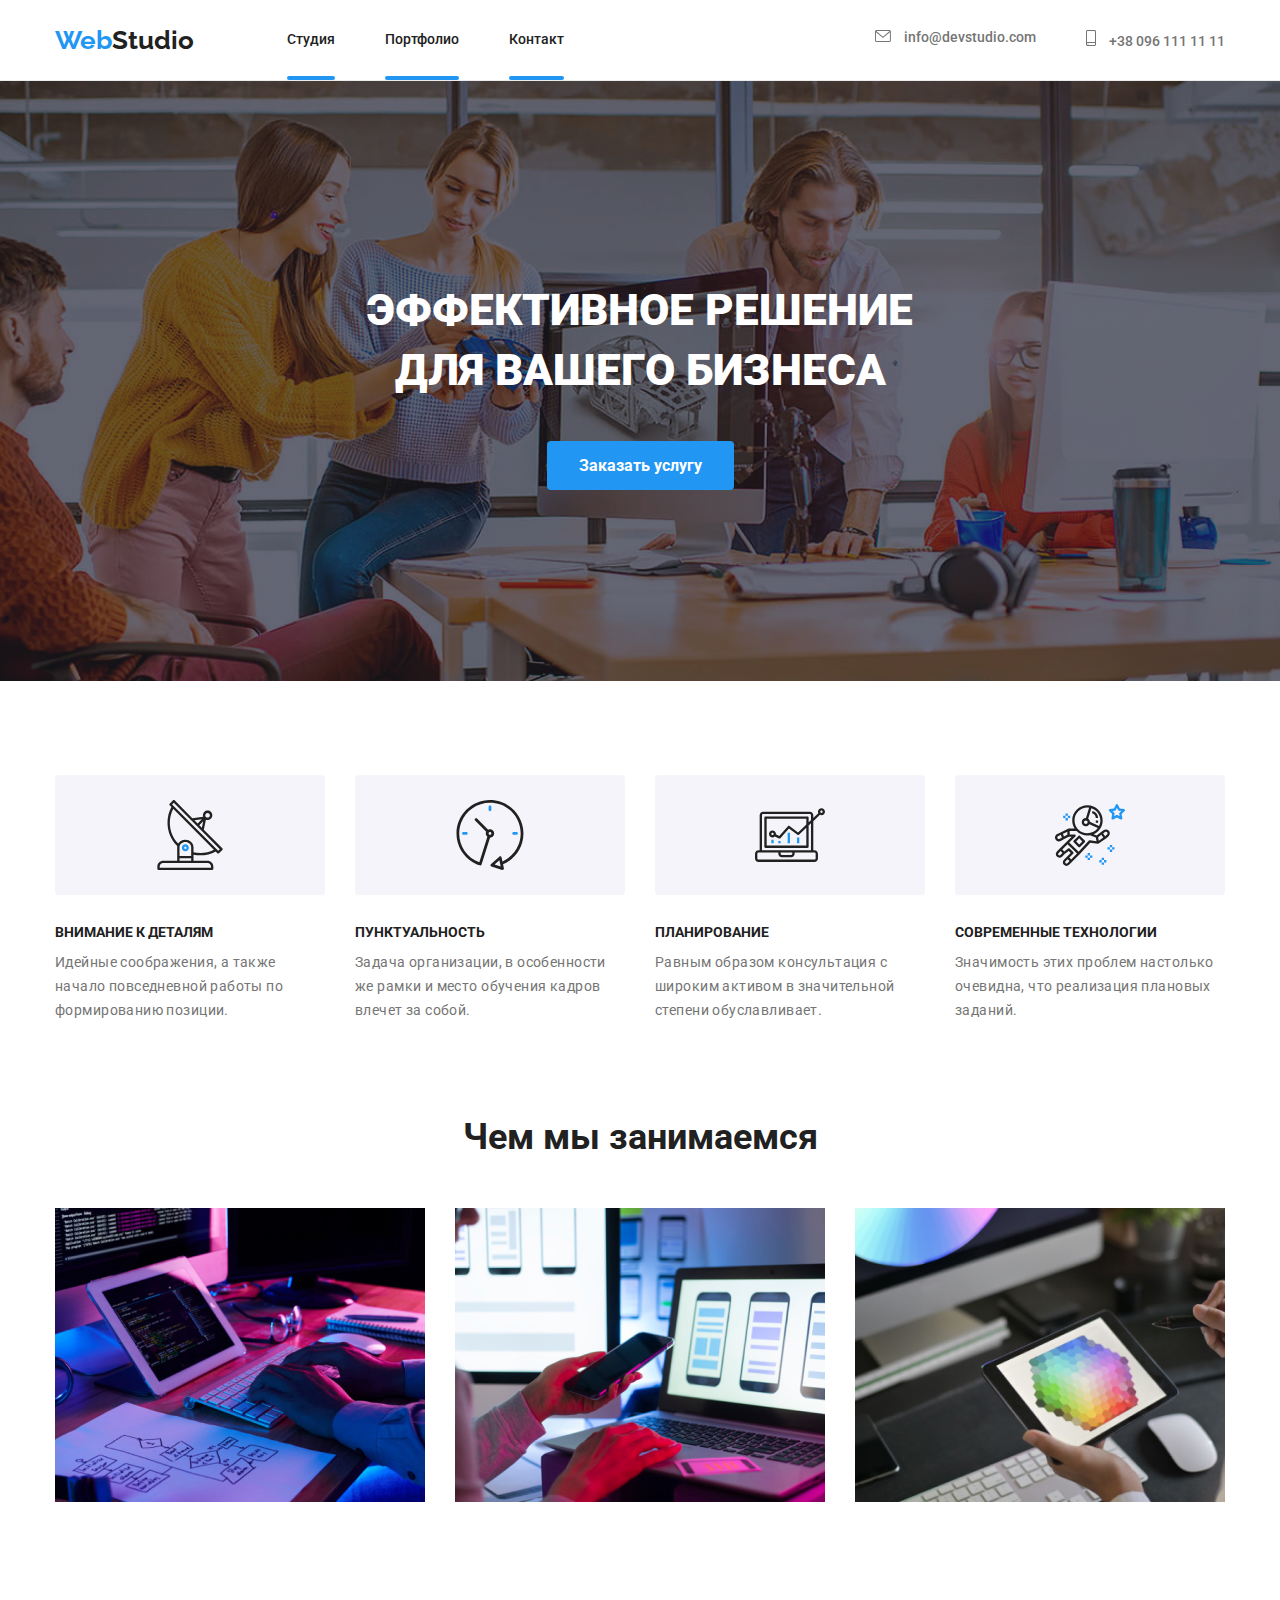
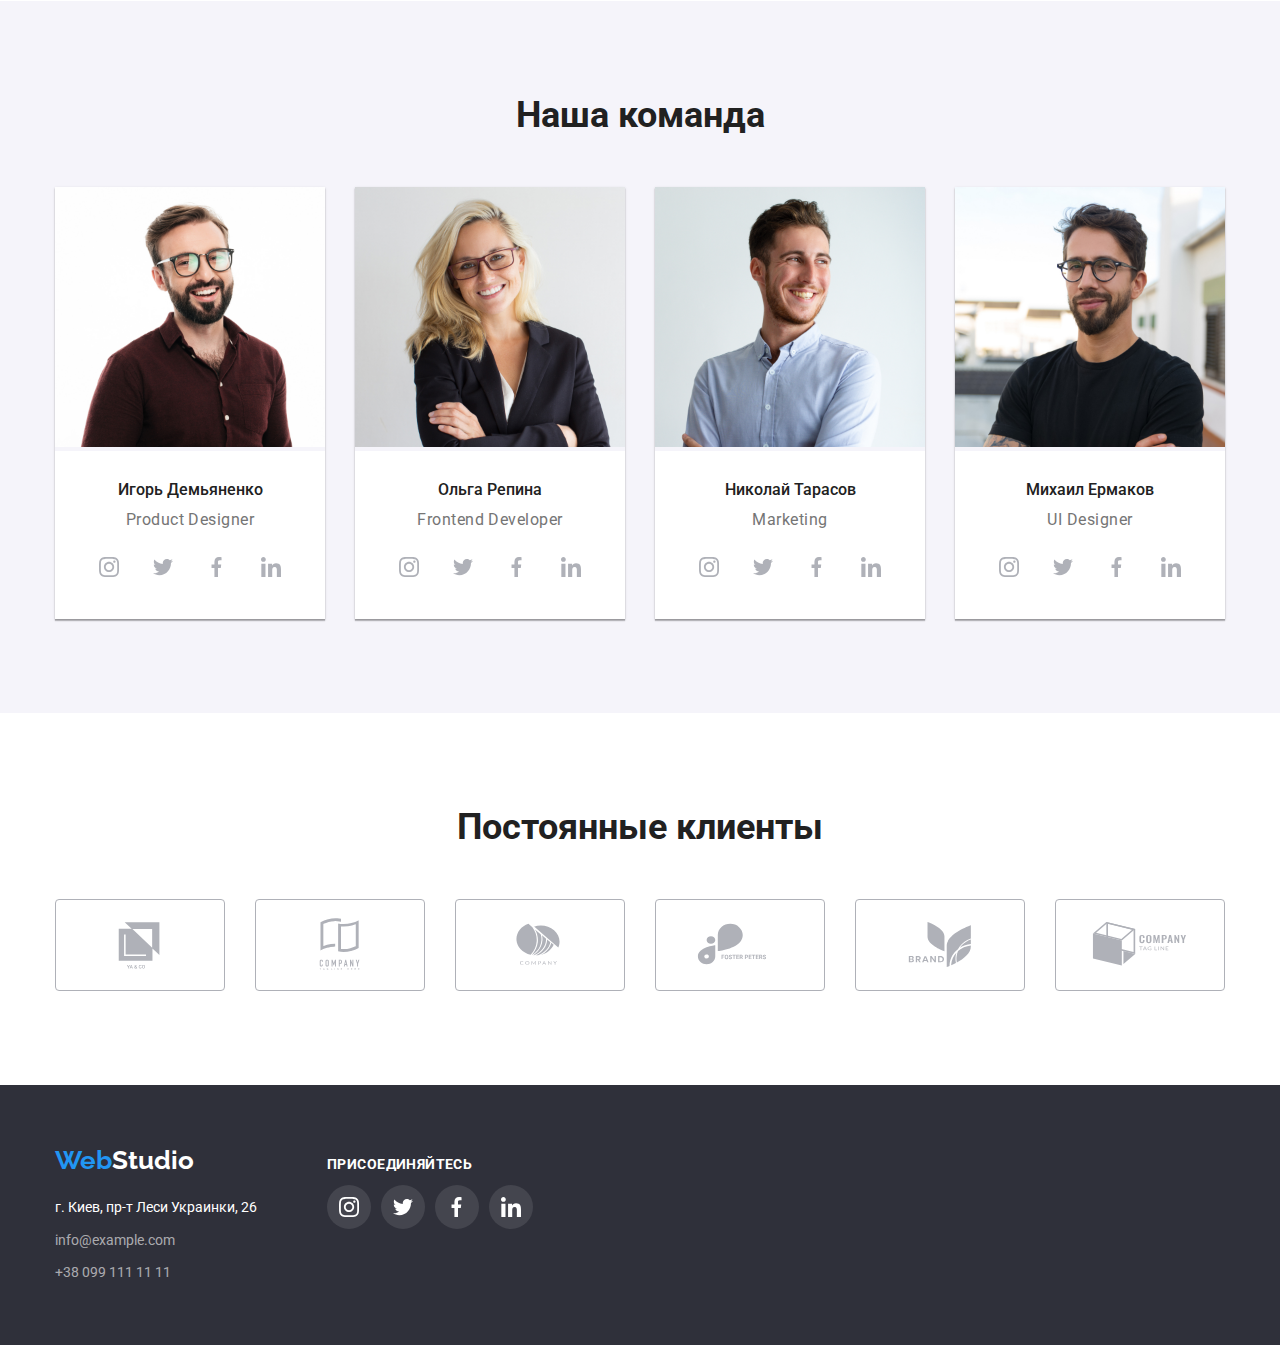
<file: index.html>
<!DOCTYPE html>
<html lang="ru">

<head>
    <meta charset="UTF-8">
    <meta http-equiv="X-UA-Compatible" content="IE=edge">
    <meta name="viewport" content="width=device-width, initial-scale=1.0">
    <title>Document</title>
  
    <link rel="preconnect" href="https://fonts.googleapis.com">
    <link rel="preconnect" href="https://fonts.gstatic.com" crossorigin>
    <link
        href="https://fonts.googleapis.com/css2?family=Montserrat:wght@400;700&family=Raleway:wght@700&family=Roboto:wght@400;500;700;900&display=swap"
        rel="stylesheet">
        <link rel="stylesheet" href="./modern-normalize.css">
        <link rel="stylesheet" href="./css/style.css">
</head>

<body>
    <!--Шапка  -->
    <header>
            <div class="header container">
            <!-- <div class="main-nav"> -->
                <nav class="nav">
                    <!-- логотип -->
                    <a href="#" class="logo">
                        <span class="primery-logo">Web</span>Studio
                    </a>
                    <!-- список навигации -->
                    <ul class="nav-link">
                        <li class="nav-item"><a class="nav-network" href="./index.html">Студия</a></li>
                        <li class="nav-item"><a class="nav-network" href="./portfolio.html">Портфолио</a></li>
                        <li class="nav-item"><a class="nav-network" href="">Контакт</a></li>
                </nav>
                <div class="auth-nav">
                    <a class="header-kontacts" href="info@devstudio.com">
                        <svg width="16" height="12" class="header-kontacts-svg">
                        <use href="images/icons.svg#icon-leter"></use>
                    </svg>
                        info@devstudio.com</a>
                    <a class="header-kontacts" href="+38-096-111-11-11">
                        <svg width="10" height="16" class="header-kontacts-svg">
                        <use href="images/icons.svg#icon-smartphone"></use>
                    </svg>
                        +38 096 111 11 11</a>
                </div>
            </div>
      
        
    </header>
<!-- главный заголовок Эффективные решения для вашего бизнеса-->
    <main>
        
    <section class="hero">
        <div class="container primery-section">
                <h1 class="main-heading">ЭФФЕКТИВНОЕ РЕШЕНИЕ<br> ДЛЯ ВАШЕГО БИЗНЕСА</h1>
                <button class="button-order-servise" type="button">Заказать услугу</button>
        </div> 
    </section>
        
    
    <!-- особенности -->
    <section class="section">
        <div class="container">
            <h2 class="list-heading">Особенности</h2>
            <ul class="list-link">
                <li class="list-item">
                    <div class="peculiarities">
                        <div class="peculiarities-svg">
                            <svg width="70" height="70" >
                                <use href="images/icons.svg#icon-antenna"></use>
                            </svg>
                        </div>
                        
                        <h3 class="list-peculiarities">Внимание к деталям</h3>
                        <p class="list-peculiarities-text">Идейные соображения, а также начало повседневной работы по формированию
                            позиции.</p>
                    </div>
                   
                </li>
                <li class="list-item">
                    <div class="peculiarities">
                        <div class="peculiarities-svg">
                            <svg width="70" height="70" >
                                <use href="images/icons.svg#icon-clock"></use>
                            </svg>
                        </div>
                        
                        <h3 class="list-peculiarities">Пунктуальность</h3>
                        <p class="list-peculiarities-text">Задача организации, в особенности же рамки и место обучения кадров влечет
                            за собой.</p>
                    </div>
                    
                </li>
                <li class="list-item">
                    <div class="peculiarities">
                        <div  class="peculiarities-svg">
                            <svg width="70" height="70">
                                <use href="images/icons.svg#icon-diagram"></use>
                            </svg>
                        </div>
                        
                        <h3 class="list-peculiarities">Планирование</h3>
                        <p class="list-peculiarities-text">Равным образом консультация с широким активом в значительной степени
                            обуславливает.</p>
                    </div>
                    
                </li>
                <li class="list-item">
                    <div class="peculiarities">
                        <div  class="peculiarities-svg">
                            <svg width="70" height="70">
                                <use class="peculiarities" href="images/icons.svg#icon-astronaut"></use>
                            </svg>
                        </div>
                        
                        <h3 class="list-peculiarities">Современные технологии</h3>
                        <p class="list-peculiarities-text">Значимость этих проблем настолько очевидна, что реализация плановых
                            заданий.</p>
                    </div>
                    
                </li>
            </ul>
        </div>
       
    </section>
    <!-- чем мы занимаемся -->
    <section class="section top">
        <div class="container">
            <h2 class="second-heading">Чем мы занимаемся</h2>
        <ul class="second-list">
            <li class="second-item"><img src="images/img.jpg" alt="компьютер" width="370"> </li>
            <li class="second-item"><img src="images/img.(1).jpg" alt="телефон" width="370"> </li>
            <li class="second-item"><img src="images/img.(2).jpg" alt="планшет" width="370"> </li>
        </ul>
    </div>
       
    
    </section >
    <!-- наша команда -->
  
    <section class="our-comand">
        <div class=" container">
            <h2 class="second-heading">Наша команда</h2>
            <ul class="comand">
                <li class="comand-name"> <img src="images/igor.jpg" alt="Игорь-Демьяненко" width="270">
                   <div class="comand-name-box">
                    <h3>Игорь Демьяненко</h3>
                    <p class="comand-position">Product Designer</p>
                    <ul class="social-link">
                        <li class="social-item"> <a class="social-network" href="#">
                                <svg width="20" height="20" class="">
                                    <use class="" href="images/icons.svg#icon-instagram"></use>
                                </svg>
                            </a>
                    
                        </li>
                        <li class="social-item"> <a class="social-network" href="#">
                                <svg width="20" height="20" class="">
                                    <use class="" href="images/icons.svg#icon-twitter"></use>
                                </svg>
                            </a>
                    
                        </li>
                        <li class="social-item"> <a class="social-network" href="#">
                                <svg width="20" height="20" class="">
                                    <use class="" href="images/icons.svg#icon-facebook"></use>
                                </svg>
                            </a>
                    
                        </li>
                        <li class="social-item"> <a class="social-network" href="#">
                                <svg width="20" height="20" class="">
                                    <use class="" href="images/icons.svg#icon-linkedin"></use>
                                </svg>
                            </a>
                    
                        </li>
                    </ul>
                   </div> 
                </li>
                <li class="comand-name"> <img src="images/olga.jpg" alt="Ольга-Репина" width="270">
                   <div class="comand-name-box">
                    <h3>Ольга Репина</h3>
                    <p class="comand-position">Frontend Developer</p>
                    <ul class="social-link">
                        <li class="social-item"> 
                            <a class="social-network" href="#">
                                <svg width="20" height="20" class="">
                                    <use class="" href="images/icons.svg#icon-instagram"></use>
                                </svg>
                            </a>
                    
                        </li>
                        <li class="social-item"> 
                            <a class="social-network" href="#">
                                <svg width="20" height="20" class="">
                                    <use class="" href="images/icons.svg#icon-twitter"></use>
                                </svg>
                            </a>
                    
                        </li>
                        <li class="social-item"> 
                            <a class="social-network" href="#">
                                <svg width="20" height="20" class="">
                                    <use class="" href="images/icons.svg#icon-facebook"></use>
                                </svg>
                            </a>
                    
                        </li>
                        <li class="social-item"> 
                            <a class="social-network" href="#">
                                <svg width="20" height="20" class="">
                                    <use class="" href="images/icons.svg#icon-linkedin"></use>
                                </svg>
                            </a>
                    
                        </li>
                    </ul>
                   </div> 
                </li>
                <li class="comand-name"> <img src="images/nikolai.jpg" alt="Николай-Тарасов" width="270">
                   <div class="comand-name-box">
                    <h3>Николай Тарасов</h3>
                    <p class="comand-position">Marketing</p>
                <ul class="social-link">
                    <li class="social-item"> 
                        <a class="social-network" href="#">
                            <svg width="20" height="20" class="">
                                <use class="" href="images/icons.svg#icon-instagram"></use>
                            </svg>
                        </a>
                
                    </li>
                    <li class="social-item"> 
                        <a class="social-network" href="#">
                            <svg width="20" height="20" class="">
                                <use class="" href="images/icons.svg#icon-twitter"></use>
                            </svg>
                        </a>
                
                    </li>
                    <li class="social-item"> 
                        <a class="social-network" href="#">
                            <svg width="20" height="20" class="">
                                <use class="" href="images/icons.svg#icon-facebook"></use>
                            </svg>
                        </a>
                
                    </li>
                    <li class="social-item"> 
                        <a class="social-network" href="#">
                            <svg width="20" height="20" class="">
                                <use class="" href="images/icons.svg#icon-linkedin"></use>
                            </svg>
                        </a>
                
                    </li>
                </ul>
                   </div> 
                </li>
                <li class="comand-name"> <img src="images/mihail.jpg" alt="Михаил-Ермаков" width="270">
                   <div class="comand-name-box">
                    <h3>Михаил Ермаков</h3>
                    <p class="comand-position">UI Designer</p>
                    <ul class="social-link">
                        <li class="social-item"> 
                            <a class="social-network" href="#">
                            <svg width="20
                            " height="20
                            " class="">
                                <use class="" href="images/icons.svg#icon-instagram"></use>
                            </svg>
                        </a>
                             
                        </li>
                        <li class="social-item"> 
                            <a class="social-network" href="#">
                            <svg width="20
                            " height="20
                            " class="">
                                <use class="" href="images/icons.svg#icon-twitter"></use>
                            </svg>
                        </a>
                             
                        </li>
                        <li class="social-item"> 
                            <a class="social-network" href="#">
                            <svg width="20
                            " height="20
                            " class="">
                                <use class="" href="images/icons.svg#icon-facebook"></use>
                            </svg>
                        </a>
                             
                        </li>
                        <li class="social-item"> 
                            <a class="social-network" href="#">
                            <svg width="20
                            " height="20
                            " class="">
                                <use class="" href="images/icons.svg#icon-linkedin"></use>
                            </svg>
                        </a>
                             
                        </li>
                    </ul>
                   </div> 
                </li>
            </ul>
        </div>
       
    </section>
<!-- Постоянные клиенты -->
     <section class="section">
        <h2 class="second-heading">Постоянные клиенты</h2>
        <ul class="client-list ">
            <li class="client-item">
                <a class="client-network" href="#">
                     <svg width="106" height="60">
                            <use href="images/icons.svg#icon-yaco"></use>
                        </svg>
                </a>
            </li>
            <li class="client-item">
                <a class="client-network" href="#">
                     <svg width="106" height="60">
                            <use href="images/icons.svg#icon-tag-line-here"></use>
                        </svg>
                </a>
            </li>
            <li class="client-item">
                <a class="client-network" href="#">
                     <svg width="106" height="60">
                            <use href="images/icons.svg#icon-company"></use>
                        </svg>
                </a>
            </li>
            <li class="client-item">
                <a class="client-network" href="#">
                     <svg width="106" height="60">
                            <use href="images/icons.svg#icon-foster-peters"></use>
                        </svg>
                </a>
            </li>
            <li class="client-item">
                <a class="client-network" href="#">
                     <svg width="106" height="60">
                            <use href="images/icons.svg#icon-brand"></use>
                        </svg>
                </a>
            </li>
            <li class="client-item">
                <a class="client-network" href="#">
                     <svg width="106" height="60">
                            <use href="images/icons.svg#icon-tag-line"></use>
                        </svg>
                </a>
            </li>
        </ul>
    </section>
</main>


    
<!-- подвал -->
    <footer class="footer">
        
        <div class="footer-box container">
            <div class="footer-addres">
                <a href="#">
                    <span class="logo-blue">Web</span><span class="logo-white">Studio </span>
                </a>
                <address class="addres">г. Киев, пр-т Леси Украинки, 26</address>
                <a class="footer-kontakts" href="info@example.com"> info@example.com</a>
                <a class="footer-kontakts" href="+38-099-111-11-11"> +38 099 111 11 11</a>
            </div>
            
            
            <div class="join">
                <h2 class="join-heading">присоединяйтесь</h2>
                <ul class="join-social-link">
                    <li class="join-social-item">
                        <a class="join-social-network" href="#">
                            <svg width="20" height="20" class="">
                                <use class="" href="images/icons.svg#icon-instagram"></use>
                            </svg>
                        </a>
            
                    </li>
                    <li class="join-social-item">
                        <a class="join-social-network" href="#">
                            <svg width="20" height="20" class="">
                                <use class="" href="images/icons.svg#icon-twitter"></use>
                            </svg>
                        </a>
            
                    </li>
                    <li class="join-social-item">
                        <a class="join-social-network" href="#">
                            <svg width="20" height="20" class="">
                                <use class="" href="images/icons.svg#icon-facebook"></use>
                            </svg>
                        </a>
            
                    </li>
                    <li class="join-social-item">
                        <a class="join-social-network" href="#">
                            <svg width="20" height="20" class="">
                                <use class="" href="images/icons.svg#icon-linkedin"></use>
                            </svg>
                        </a>
            
                    </li>
                </ul>
            </div>
        </div>
        
       
    </footer>
</body>

</html>
</file>
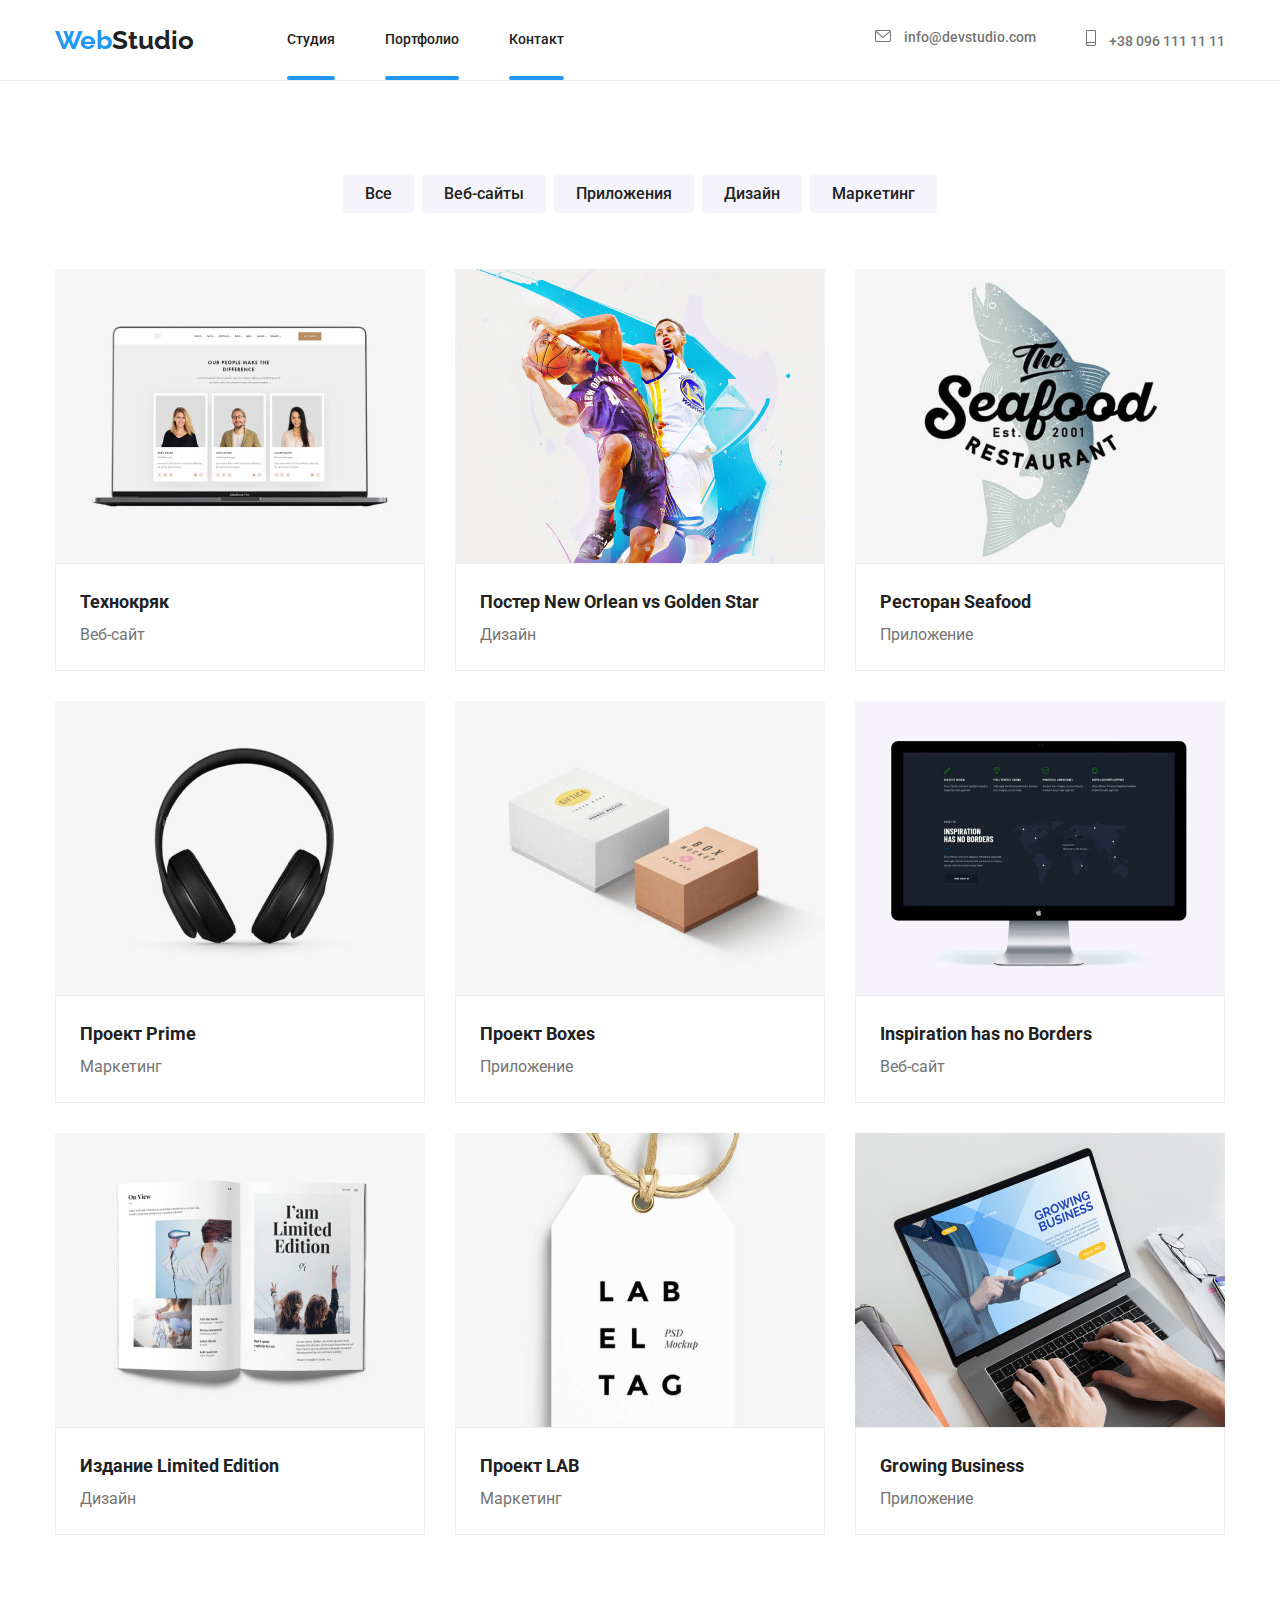
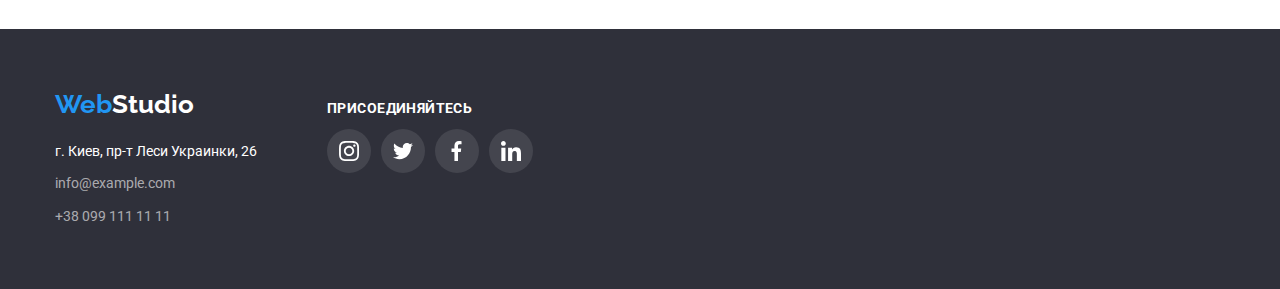
<file: portfolio.html>
<!DOCTYPE html>
<html lang="ru">
<head>
    <meta charset="UTF-8">
    <meta http-equiv="X-UA-Compatible" content="IE=edge">
    <meta name="viewport" content="width=device-width, initial-scale=1.0">
    <title>portfolio</title>
    
    <link rel="preconnect" href="https://fonts.googleapis.com">
    <link rel="preconnect" href="https://fonts.gstatic.com" crossorigin>
    <link href="https://fonts.googleapis.com/css2?family=Montserrat:wght@400;700&family=Raleway:wght@700&family=Roboto:wght@400;500;700;900&display=swap"rel="stylesheet">
    <link rel="stylesheet" href="./modern-normalize.css">
    <link rel="stylesheet" href="./css/style.css">
</head>
<body>
    
      <!--Шапка  -->
    <header>
        <div class="header container">
            <!-- <div class="main-nav"> -->
            <nav class="nav">
                <!-- логотип -->
                <a href="#" class="logo">
                    <span class="primery-logo">Web</span>Studio
                </a>
                <!-- список навигации -->
                <ul class="nav-link">
                    
                    <li class="nav-item"><a class="nav-network" href="./index.html">Студия</a></li>
                    <li class="nav-item"><a class="nav-network" href="./portfolio.html">Портфолио</a></li>
                    <li class="nav-item"><a class="nav-network" href="">Контакт</a></li>
            </nav>
            <div class="auth-nav">
                <a class="header-kontacts" href="info@devstudio.com">
                    <svg width="16" height="12" class="header-kontacts-svg">
                        <use href="images/icons.svg#icon-leter"></use>
                    </svg>
                    info@devstudio.com</a>
                <a class="header-kontacts" href="+38-096-111-11-11">
                    <svg width="10" height="16" class="header-kontacts-svg">
                        <use href="images/icons.svg#icon-smartphone"></use>
                    </svg>
                    +38 096 111 11 11</a>
            </div>
        </div>
    
    
    </header>

       <main>
    
            <!-- Наши проекты  -->
        <section class="section">
            <div class="container">
            <h1 class="list-heading">Наши проекты</h1>
            
            <ul class="projekt-button-list">
                <li class="projekt-button-item"><button type="button"> Все</button></li>
                <li class="projekt-button-item"><button type="button">Веб-сайты </button></li>
                <li class="projekt-button-item"><button type="button">Приложения</button></li>
                <li class="projekt-button-item"><button type="button">Дизайн</button></li>
                <li class="projekt-button-item"><button type="button">Маркетинг</button></li>
            </ul>
       <div class="projekt">
           <ul class="projekt-box-list">
        <li class="projekt-box-item">
            <img class="projekt-box-img" src="images/tehnokryak.jpg" alt="Технокряк" width="370">
            <div class="prjekt-box-text">
                <h2>Технокряк</h2>
                <p>Веб-сайт</p>
             </div> 
           
        </li>
        <li class="projekt-box-item">
            <img class="projekt-box-img" src="images/poster.jpg" alt="Постер New Orlean vs Golden Star" width="370">
            <div class="prjekt-box-text">
                <h2>Постер New Orlean vs Golden Star</h2>
                <p>Дизайн</p>
            </div>  
        </li>
        <li class="projekt-box-item">
            <img class="projekt-box-img" src="images/restaurant.jpg" alt="Ресторан Seafood" width="370">
           <div class="prjekt-box-text">
            <h2>Ресторан Seafood</h2>
            <p>Приложение</p>
           </div>  
        </li>
        <li class="projekt-box-item">
            <img class="projekt-box-img" src="images/prime.jpg" alt="Проект Prime" width="370">
            <div class="prjekt-box-text">
                <h2>Проект Prime</h2>
                <p>Маркетинг</p>
            </div> 
        </li>
        <li class="projekt-box-item">
            <img class="projekt-box-img" src="images/boxes.jpg" alt="Проект Boxes" width="370">
            <div class="prjekt-box-text">
                <h2>Проект Boxes</h2>
                <p>Приложение</p>
            </div> 
        </li>
        <li class="projekt-box-item">
            <img class="projekt-box-img" src="images/komp.jpg" alt="Inspiration has no Borders" width="370">
            <div class="prjekt-box-text">
                <h2>Inspiration has no Borders</h2>
                <p>Веб-сайт</p>
            </div>
        </li>
        <li class="projekt-box-item">
            <img class="projekt-box-img" src="images/limited-edition.jpg" alt="Издание Limited Edition" width="370">
            <div class="prjekt-box-text">
                <h2>Издание Limited Edition</h2>
                <p>Дизайн</p>
            </div> 
        </li>
        <li class="projekt-box-item">
            <img class="projekt-box-img" src="images/lab.jpg" alt="Проект LAB" width="370">
            <div class="prjekt-box-text">
                <h2>Проект LAB</h2>
                <p>Маркетинг</p>
            </div> 
        </li>
        <li class="projekt-box-item">
            <img class="projekt-box-img" src="images/business.jpg" alt="Growing Business" width="370">
            <div class="prjekt-box-text">
                <h2>Growing Business</h2>
                <p>Приложение</p>
            </div> 
        </li>
    </ul>
</div>
    </div>    
        </section>

       </main>
        <!-- подвал -->
    <footer class="footer">
    
        <div class="footer-box container">
            <div class="footer-addres">
                <a href="#">
                    <span class="logo-blue">Web</span><span class="logo-white">Studio </span>
                </a>
                <address class="addres">г. Киев, пр-т Леси Украинки, 26</address>
                <a class="footer-kontakts" href="info@example.com"> info@example.com</a>
                <a class="footer-kontakts" href="+38-099-111-11-11"> +38 099 111 11 11</a>
            </div>
    
    
            <div class="join">
                <h2 class="join-heading">присоединяйтесь</h2>
                <ul class="join-social-link">
                    <li class="join-social-item">
                        <a class="join-social-network" href="#">
                            <svg width="20" height="20" class="">
                                <use class="" href="images/icons.svg#icon-instagram"></use>
                            </svg>
                        </a>
    
                    </li>
                    <li class="join-social-item">
                        <a class="join-social-network" href="#">
                            <svg width="20" height="20" class="">
                                <use class="" href="images/icons.svg#icon-twitter"></use>
                            </svg>
                        </a>
    
                    </li>
                    <li class="join-social-item">
                        <a class="join-social-network" href="#">
                            <svg width="20" height="20" class="">
                                <use class="" href="images/icons.svg#icon-facebook"></use>
                            </svg>
                        </a>
    
                    </li>
                    <li class="join-social-item">
                        <a class="join-social-network" href="#">
                            <svg width="20" height="20" class="">
                                <use class="" href="images/icons.svg#icon-linkedin"></use>
                            </svg>
                        </a>
    
                    </li>
                </ul>
            </div>
        </div>
    
    
    </footer>
    
</body>
</html>
</file>
<file: css/style.css>
/* основной цвет текста #757575 */
/* цвет заголовка #212121 */
/* цвет логотипа #2196F3 */
/* вторичный цвет #FFFFFF */
/* цвет фона #E5E5E5 */
/* цвет фона подвала #2F303A  */
/* цвет фона "Наша команда" #F5F4FA */

:root {
  --theme-color: #e5e5e5;
  --text-primery: #757575;
  --text-secondary: #212121;
  --fone-color: #2196f3;
}
*,
*::before,
*::after {
  box-sizing: border-box;
}
body {
  font-family: "Roboto";
  background-color: ffffff;
}
h1,
h2,
h3,
h4,
h5,
h6,
p,
ul,
li {
  margin: 0; /* нулевая граница */
  padding: 0; /* нулевые отступы */
  border: 0; /* больше всего для картинок в IE6 */
  outline: 0; /* точечная граница вокруг ссылок в Firefox */
  font-size: 100%;
  vertical-align: baseline;
  background: transparent;
}
button {
  padding: 0;
  border: none;
  font: inherit;
  color: inherit;
  background-color: transparent;
}
ul {
  list-style: none;
}
a {
  text-decoration: none;
  color: var(--text-secondary);
}
.container {
  width: 1200px;
  margin: 0 auto;
  padding: 0 15px;
  /* outline: 1px solid #212121; */
}
.normal {
  padding-top: 0px;
}
.section {
  padding-top: 94px;
  padding-bottom: 94px;
}
.top {
  padding-top: 0px;
}
header {
  border-bottom: 1px solid #ececec;
}
.header {
  background-color: #ffffff;

  display: flex;
  align-items: center;
}

.nav {
  display: flex;
  align-items: center;
}
/* логотип */
.logo {
  font-family: "Raleway";
  font-weight: bold;
  font-style: normal;
  font-size: 26px;
  line-height: 1.19;
  color: var(--text-secondary);
}

.primery-logo {
  font-family: "Raleway";
  font-weight: bold;
  font-style: normal;
  font-size: 26px;
  line-height: 1.19;
  color: var(--fone-color);
}
/* навигация */
.nav-link {
  margin-left: 93px;
  display: flex;
}
.nav-link .nav-item:not(:last-child) {
  margin-right: 50px;
}

.nav-item {
  display: flex;

  color: var(--text-secondary);
  font-weight: 500;
  font-style: normal;
  font-size: 14px;
  line-height: 1.14;
}
.nav-link .nav-item :hover,
.nav-link .nav-item :focus {
  color: var(--fone-color);
}
.nav-network {
  display: block;
  position: relative;
  padding-top: 32px;
  padding-bottom: 32px;
  align-items: center;
}
.nav-network::after {
  position: absolute;
  left: 0;
  bottom: 0;
  content: " ";
  display: block;
  border-radius: 2px;
  width: 100%;
  height: 4px;
  background-color: var(--fone-color);
}
/* контакты */
.auth-nav {
  display: flex;
  margin-left: auto;
}

.header-kontacts:not(:last-child) {
  display: block;
  margin-right: 50px;
}

.nav-item {
  align-items: center;
}
.header-kontacts {
  align-items: center;
  color: var(--text-primery);
  font-weight: 500;
  font-style: normal;
  font-size: 14px;
  line-height: 1.14;
}
.header-kontacts-svg {
  margin-right: 10px;
  fill: #757575;
}

/* .header-kontacts-svg:hover,
.header-kontacts-svg:focus {
  fill: var(--fone-color);
} */

.header-kontacts:hover .header-kontacts-svg,
.header-kontacts:focus .header-kontacts-svg {
  fill: var(--fone-color);
}
.header-kontacts:hover,
.header-kontacts:focus {
  color: var(--fone-color);
}
/* главный заголовок Эффективные решения для вашего бизнеса */
.main-heading {
  text-align: center;

  font-weight: 900;
  font-style: normal;
  font-size: 44px;
  line-height: 1.36;
  color: #ffffff;
}
.hero {
  height: 600px;
  padding-top: 200px;
  background-image: linear-gradient(
      to right,
      rgba(47, 48, 58, 0.4),
      rgba(47, 48, 58, 0.4)
    ),
    url(../images/background-img.png);
  background-color: #c4c4c4;
  background-repeat: no-repeat;
  background-position: center;
}
.primery-section {
}
.button-order-servise {
  display: block;
  margin-left: auto;
  margin-right: auto;
  margin-top: 40px;
  padding: 10px 32px;
  border-radius: 4px;

  color: #ffffff;
  font-family: "roboto";
  font-weight: 700;
  background-color: var(--fone-color);
  font-style: normal;
  font-size: 16px;
  line-height: 1.85;
}
/* особености */
.list-heading {
  display: none;
}
.list-link {
  display: flex;
  justify-content: center;
}
/* .list-link-svg {
  display: flex;
} */
/* .list-link-svg .list-item-svg:not(:last-child) {
  margin-right: 30px;
} */
/* .list-item-svg {
  display: flex;
  justify-content: center;
  align-items: center;
  width: 270px;
  height: 120px;
  margin-bottom: 30px;

  background-color: #f5f4fa;
  border-radius: 4px;
} */
.peculiarities-svg {
  display: flex;
  justify-content: center;
  align-items: center;
  width: 270px;
  height: 120px;
  margin-bottom: 30px;
  background-color: #f5f4fa;
  border-radius: 4px;
}
/* .social-link {
  display: flex;
  justify-content: center;
  margin-top: 16px;
}
.social-item {
  background-color: red;
}
.social-network:focus,
.social-network:hover {
  background-color: var(--fone-color);
  fill: #ffffff;
}
.social-item:not(:last-child) {
  margin-right: 10px;
}
.social-network {
  width: 44px;
  height: 44px;
  display: flex;
  justify-content: center;
  align-items: center;
  background-color: #ffffff;
  border-radius: 50%;

  fill: #afb1b8;
} */

.list-link .list-item:not(:last-child) {
  margin-right: 30px;
}

.list-peculiarities {
  text-transform: uppercase;
  color: var(--text-secondary);
  font-weight: 700;
  font-style: normal;
  font-size: 14px;
  line-height: 1.14;
}

.list-peculiarities-text {
  margin-top: 10px;
  width: 270px;
  color: var(--text-primery);
  font-weight: 400;
  font-style: normal;
  font-size: 14px;
  line-height: 1.71;
  letter-spacing: 0.03em;
}
/* чем мы занимаемся */
.second-heading {
  text-align: center;
  margin-bottom: 50px;

  color: var(--text-secondary);
  font-weight: 700;
  font-style: normal;
  font-size: 36px;
  line-height: 1.16;
}
.second-list {
  justify-content: center;
  display: flex;
  margin-top: 50px;
}
.second-item:not(:last-child) {
  justify-content: center;
  margin-right: 30px;
}
/* наша команда */
.comand {
  justify-content: center;
  display: flex;
  margin-left: -15px;
  margin-right: -15px;
}
.comand-name {
  box-shadow: 0px 1px 3px rgba(0, 0, 0, 0.12), 0px 1px 1px rgba(0, 0, 0, 0.14),
    0px 2px 1px rgba(0, 0, 0, 0.2);
}
.our-comand {
  padding-top: 94px;
  padding-bottom: 94px;
  background-color: #f5f4fa;
  margin: 0 auto;
}
.comand-name-box {
  padding-top: 30px;
  padding-bottom: 30px;
  text-align: center;
  background-color: #ffffff;
}
.comand > li > .comand-name-box > h3 {
  /* padding-top: 30px;
  text-align: center; */

  color: var(--text-secondary);
  font-weight: 500;
  font-style: normal;
  font-size: 16px;
  line-height: 1.18;
}

.comand-position {
  padding-top: 10px;

  color: var(--text-primery);
  font-style: normal;
  font-weight: normal;
  font-size: 16px;
  line-height: 19px;
  /* identical to box height */

  text-align: center;
  letter-spacing: 0.03em;
}
.comand .comand-name {
  justify-content: space-evenly;
}
.comand .comand-name:not(:last-child) {
  margin-right: 30px;
}
.social-link {
  display: flex;
  justify-content: center;
  margin-top: 16px;
}
.social-item {
  background-color: #ffffff;
}
.social-network:focus,
.social-network:hover {
  background-color: var(--fone-color);
  fill: #ffffff;
}
.social-item:not(:last-child) {
  margin-right: 10px;
}
.social-network {
  width: 44px;
  height: 44px;
  display: flex;
  justify-content: center;
  align-items: center;
  background-color: #ffffff;
  border-radius: 50%;

  fill: #afb1b8;
}
/* Постояные клиенты */
.client-list {
  display: flex;
  justify-content: center;
  align-content: center;
}
.client-list > .client-item:not(:last-child) {
  margin-right: 30px;
}
.client-network {
  width: 170px;
  height: 92px;
  display: flex;
  justify-content: center;
  align-items: center;

  border: 1px solid #afb1b8;
  box-sizing: border-box;
  border-radius: 4px;
  fill: #afb1b8;
}
.client-network:focus,
.client-network:hover {
  border: 1px solid var(--fone-color);
  fill: var(--fone-color);
}
/* подвал */
.logo-blue {
  color: var(--fone-color);
  font-weight: 700;
  font-family: "Raleway";
  font-style: normal;
  font-size: 26px;
  line-height: 1.19;
}
.logo-white {
  color: #ffffff;
  font-family: "Raleway";
  font-weight: 700;
  font-style: normal;
  font-size: 26px;
  line-height: 1.19;
}
.footer {
  margin: 0px auto;
  display: flex;
  padding-top: 60px;
  padding-bottom: 60px;

  background-color: #2f303a;
}
.footer-box {
  display: flex;
  align-items: baseline;
}

/* .footer-addres {
} */
.addres {
  margin-top: 20px;

  color: #ffffff;
  font-weight: 400;
  font-style: normal;
  font-size: 14px;
  line-height: 1.71;
}
.footer-kontakts {
  margin-top: 9px;
  display: block;

  color: rgba(255, 255, 255, 0.6);
  font-weight: 400;
  font-style: normal;
  font-size: 14px;
  line-height: 1.71;
}
.join {
  margin-left: 70px;
}
.join-heading {
  margin-bottom: 20px;
  font-weight: bold;
  font-size: 14px;
  line-height: 1.14px;
  letter-spacing: 0.03em;
  text-transform: uppercase;
  color: #ffffff;
}
.join-social-link {
  display: flex;
}
.join-social-network {
  width: 44px;
  height: 44px;
  display: flex;
  justify-content: center;
  align-items: center;
  border-radius: 50%;
  fill: #ffffff;
  background: rgba(255, 255, 255, 0.1);
}
.join-social-network:focus,
.join-social-network:hover {
  background-color: var(--fone-color);
  fill: #ffffff;
}
.join-social-item:not(:last-child) {
  margin-right: 10px;
}
/* } 

/* Портфолио */

.projekt-button-list {
  display: flex;
  justify-content: center;
  margin-bottom: 56px;
}
.projekt-button-list .projekt-button-item:not(:last-child) {
  margin-right: 8px;
}

.projekt-button-item {
  padding: 6px 22px;

  color: var(--text-secondary);
  font-weight: 500;
  font-family: "Roboto";
  background-color: #f5f4fa;
  border-radius: 4px;
  border: none;
  font-style: normal;
  font-size: 16px;
  line-height: 1.62;
}
.projekt-button-item:hover,
.projekt-button-item:focus {
  color: #ffffff;
  background-color: var(--fone-color);
}
.projekt {
  justify-content: center;
}
.projekt-box-list {
  display: flex;

  flex-wrap: wrap;
  margin-left: -30px;
  margin-top: -30px;
  padding: 0;
}
.projekt-box-item {
  flex-basis: calc((100% - 90px) / 3);
  margin-left: 30px;
  margin-top: 30px;
}
.projekt-box-item:hover,
.projekt-box-item:focus {
  box-shadow: 0px 1px 1px rgba(0, 0, 0, 0.12), 0px 4px 4px rgba(0, 0, 0, 0.06),
    1px 4px 6px rgba(0, 0, 0, 0.16);
}
.projekt-box-list .projekt-box-img {
  display: block;
}
.prjekt-box-text {
  background: #ffffff;
  border: 1px solid #eeeeee;
  box-sizing: border-box;
  padding: 20px 24px;
}
.projekt-box-list h2 {
  /* text-align: center; */

  color: var(--text-secondary);
  font-weight: 700;
  font-style: normal;
  font-size: 18px;
  line-height: 2;
}
.projekt-box-list p {
  /* text-align: center; */

  color: var(--text-primery);
  font-weight: normal;
  font-style: normal;
  font-size: 16px;
  line-height: 1.87;
}
</file>
